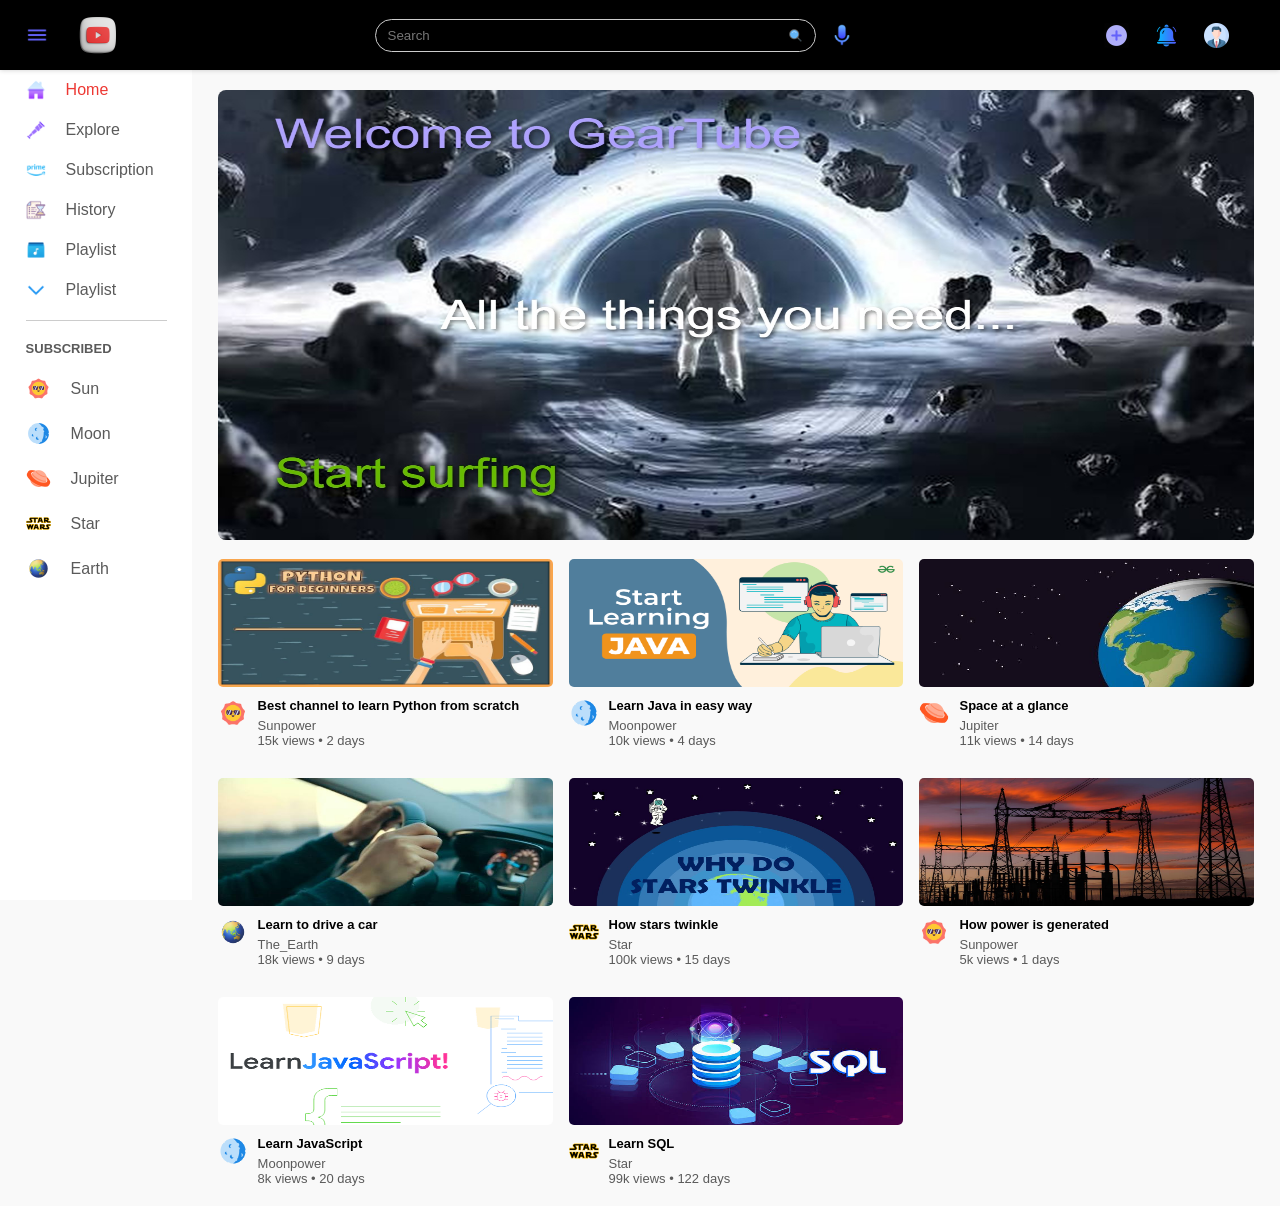
<file: index.html>
<!DOCTYPE html>
<html lang="en">
<head>
    <meta charset="UTF-8">
    <meta name="viewport" content="width=device-width, initial-scale=1.0">
    <title>GearTube</title>
    <link rel="stylesheet" href="style.css">
</head>
<body>
    <nav class="flex-div">
        <div class="nav-left flex-div">
            <img src="images/menu.png" class="menu-icon">
            <img src="images/icon.png" class="logo">

        </div>
        <div class="nav-middle flex-div">
            <div class="search-box flex-div">
                <input type="text" placeholder="Search">
                <img src="images/search.png">
            </div>
            <img src="images/mic.png" class="mic-icon">
        </div>
        <div class="nav-right flex-div">
            <img src="images/create.png">
            <img src="images/notification.png">
            <img src="images/profile.png">
            
        </div>
    </nav>
    <!-----sidebar------->
    <div class="sidebar">
        <div class="shortcut-links">
            <a href=""><img src="images/home.png"><p>Home</p></a>
            <a href=""><img src="images/explore.png"><p>Explore</p></a>
            <a href=""><img src="images/subscription.png"><p>Subscription</p></a>
            <a href=""><img src="images/history.png"><p>History</p></a>
            <a href=""><img src="images/playlist.png"><p>Playlist</p></a>
            <a href=""><img src="images/more.png"><p>Playlist</p></a>
            <hr>
        </div>
        <div class="subscribed-list">
            <h3>SUBSCRIBED</h3>
            <a href=""><img src="images/sun.png"><p>Sun</p></a>
            <a href=""><img src="images/moon.png"><p>Moon</p></a>
            <a href=""><img src="images/jupiter.png"><p>Jupiter</p></a>
            <a href=""><img src="images/star.png"><p>Star</p></a>
            <a href=""><img src="images/earth.png"><p>Earth</p></a>
        </div>
    </div>
<!-----------main------------------------->
<div class="container">
    <div class="banner">
        <img src="images/banner.jpg">
    </div>
    <div class="list-container">
        <div class="vid-list">
            <a href="play-video.html?v=1"><img src="images/thumbnail1.jpg" class="thumbnail"></a>
            <div class="flex-div">
                <img src="images/sun.png">
                <div class="vid-info">
                    <a href="play-video.html?v=1">Best channel to learn Python from scratch</a>
                    <p>Sunpower</p>
                    <p>15k views &bull; 2 days</p>
                </div>
            </div>
        </div>
        <div class="vid-list">
            <a href="play-video.html?v=2"><img src="images/thumbnail2.png" class="thumbnail"></a>
            <div class="flex-div">
                <img src="images/moon.png">
                <div class="vid-info">
                    <a href="play-video.html?v=2">Learn Java in easy way</a>
                    <p>Moonpower</p>
                    <p>10k views &bull; 4 days</p>
                </div>
            </div>
        </div>
        <div class="vid-list">
            <a href="play-video.html?v=3"><img src="images/thumbnail3.jpg" class="thumbnail"></a>
            <div class="flex-div">
                <img src="images/jupiter.png">
                <div class="vid-info">
                    <a href="play-video.html?v=3">Space at a glance</a>
                    <p>Jupiter</p>
                    <p>11k views &bull; 14 days</p>
                </div>
            </div>
        </div>
        <div class="vid-list">
            <a href="play-video.html?v=4"><img src="images/thumbnail4.jpg" class="thumbnail"></a>
            <div class="flex-div">
                <img src="images/earth.png">
                <div class="vid-info">
                    <a href="play-video.html?v=4">Learn to drive a car</a>
                    <p>The_Earth</p>
                    <p>18k views &bull; 9 days</p>
                </div>
            </div>
        </div>
        <div class="vid-list">
            <a href="play-video.html?v=5"><img src="images/thumbnail5.jpg" class="thumbnail"></a>
            <div class="flex-div">
                <img src="images/star.png">
                <div class="vid-info">
                    <a href="play-video.html?v=5">How stars twinkle</a>
                    <p>Star</p>
                    <p>100k views &bull; 15 days</p>
                </div>
            </div>
        </div>
        <div class="vid-list">
            <a href="play-video.html?v=6"><img src="images/thumbnail6.jpg" class="thumbnail"></a>
            <div class="flex-div">
                <img src="images/sun.png">
                <div class="vid-info">
                    <a href="play-video.html?v=6">How power is generated</a>
                    <p>Sunpower</p>
                    <p>5k views &bull; 1 days</p>
                </div>
            </div>
        </div>
        <div class="vid-list">
            <a href="play-video.html?v=7"><img src="images/thumbnail7.jpg" class="thumbnail"></a>
            <div class="flex-div">
                <img src="images/moon.png">
                <div class="vid-info">
                    <a href="play-video.html?v=7">Learn JavaScript</a>
                    <p>Moonpower</p>
                    <p>8k views &bull; 20 days</p>
                </div>
            </div>
        </div>
        <div class="vid-list">
            <a href="play-video.html?v=8"><img src="images/thumbnail8.jpg" class="thumbnail"></a>
            <div class="flex-div">
                <img src="images/star.png">
                <div class="vid-info">
                    <a href="play-video.html?v=8">Learn SQL</a>
                    <p>Star</p>
                    <p>99k views &bull; 122 days</p> 
                </div>
            </div>
        </div>
    </div>
</div>
<script src="script.js"></script>
</body>
</html>
</file>
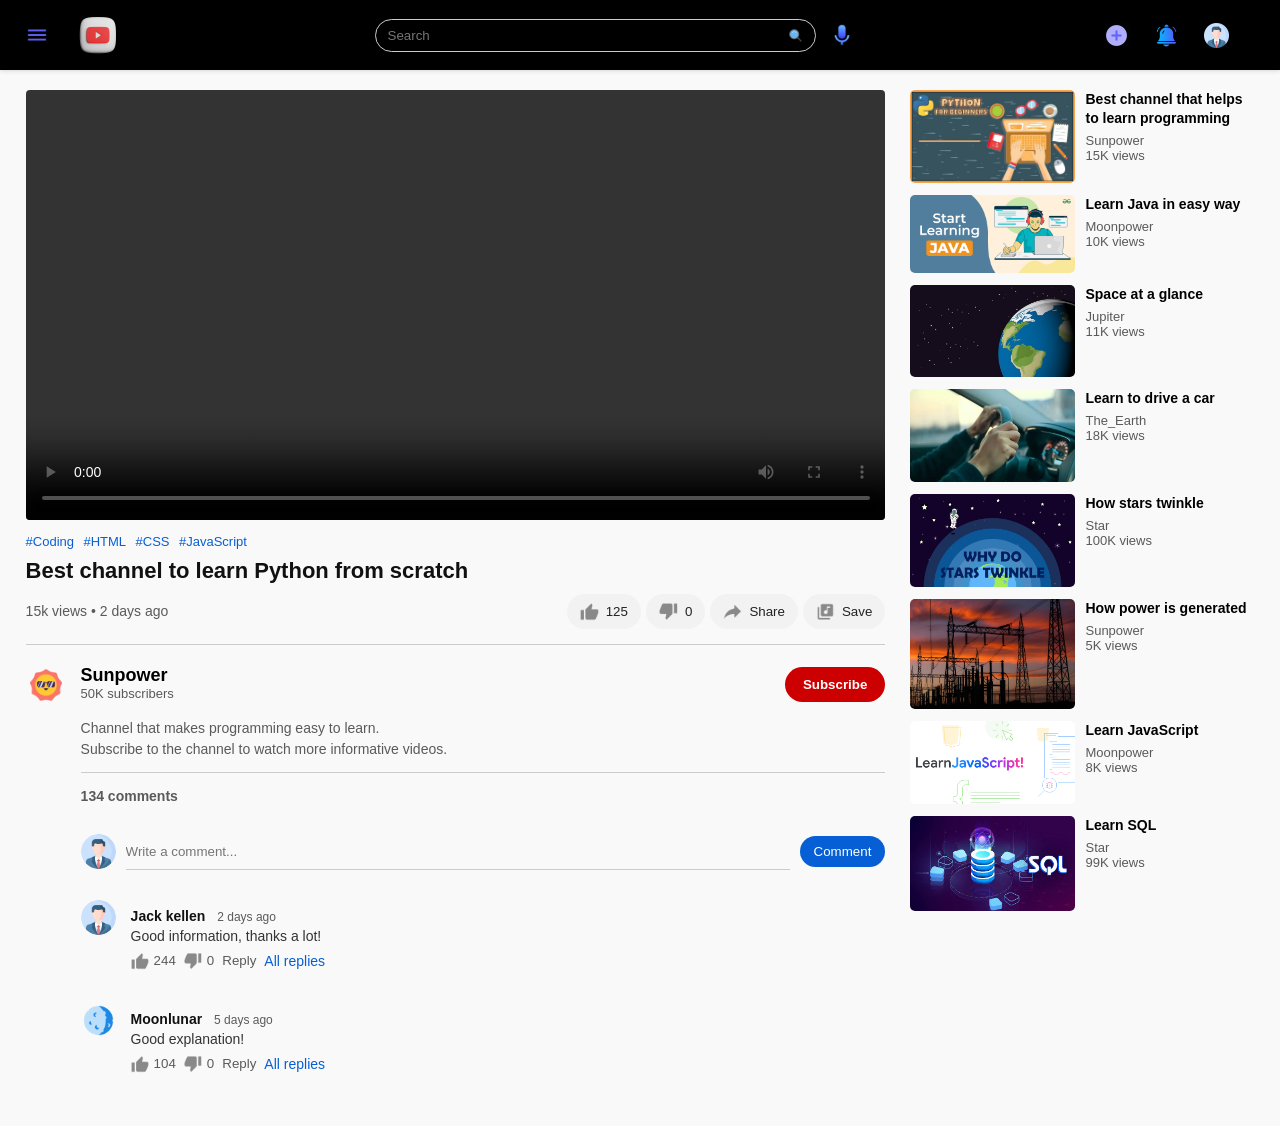
<file: play-video.html>
<!DOCTYPE html>
<html lang="en">

<head>
    <meta charset="UTF-8">
    <meta name="viewport" content="width=device-width, initial-scale=1.0">

    <title>Play Video - GearTube</title>

    <link rel="stylesheet" href="style.css">
</head>

<body>

    <!-- NAVIGATION BAR -->
    <nav class="flex-div">

        <div class="nav-left flex-div">
            <img src="images/menu.png" class="menu-icon">
            <img src="images/icon.png" class="logo">
        </div>

        <div class="nav-middle flex-div">

            <div class="search-box flex-div">
                <input type="text" placeholder="Search">
                <img src="images/search.png">
            </div>

            <img src="images/mic.png" class="mic-icon">

        </div>

        <div class="nav-right flex-div">
            <img src="images/create.png">
            <img src="images/notification.png">
            <img src="images/profile.png">
        </div>

    </nav>


    <!-- MAIN CONTENT -->

    <div class="container play-container">

        <div class="row">

            <!-- ================= MAIN VIDEO ================= -->

            <div class="play-video">

                <!-- The video source is filled in automatically by script.js.
                     To change a video file, edit the VIDEOS list at the top of script.js
                     (you do NOT need to change the src here). -->
                <video controls autoplay id="mainVideo">
                    <source id="videoSource" src="" type="video/mp4">
                    Your browser does not support the video tag.
                </video>


                <!-- TAGS -->

                <div class="tags">
                    <a href="#">#Coding</a>
                    <a href="#">#HTML</a>
                    <a href="#">#CSS</a>
                    <a href="#">#JavaScript</a>
                </div>


                <!-- VIDEO TITLE -->

                <h3 id="videoTitle">Best channel to learn Python</h3>


                <!-- VIEWS + ACTION BUTTONS -->

                <div class="play-video-info">

                    <p id="videoViews">1225 Views &bull; 2 days ago</p>

                    <div class="video-actions">

                        <button class="action-btn" id="likeBtn">
                            <img src="images/like.png">
                            <span id="likeCount">125</span>
                        </button>

                        <button class="action-btn" id="dislikeBtn">
                            <img src="images/dislike.png">
                            <span id="dislikeCount">0</span>
                        </button>

                        <button class="action-btn" id="shareBtn">
                            <img src="images/share.png">
                            <span>Share</span>
                        </button>

                        <button class="action-btn" id="saveBtn">
                            <img src="images/save.png">
                            <span id="saveText">Save</span>
                        </button>

                    </div>

                </div>


                <hr>


                <!-- CHANNEL INFORMATION -->

                <div class="publisher">

                    <img src="images/sun.png" id="channelIcon">

                    <div>
                        <p id="channelName">Sunpower</p>
                        <span>50K subscribers</span>
                    </div>

                    <button type="button" id="subscribeBtn">
                        Subscribe
                    </button>

                </div>


                <!-- DESCRIPTION -->

                <div class="vid-description">

                    <p>
                        Channel that makes programming easy to learn.
                    </p>

                    <p>
                        Subscribe to the channel to watch more informative videos.
                    </p>

                    <hr>

                    <!-- COMMENTS -->

                    <h4>
                        <span id="commentCount">134</span> comments
                    </h4>


                    <!-- ADD COMMENT -->

                    <div class="add-comment">

                        <img src="images/profile.png">

                        <input
                            type="text"
                            id="commentInput"
                            placeholder="Write a comment..."
                        >

                        <button id="commentBtn">
                            Comment
                        </button>

                    </div>


                    <!-- EXISTING COMMENT -->

                    <div class="old-comment">

                        <img src="images/profile.png">

                        <div>

                            <h3>
                                Jack kellen
                                <span>2 days ago</span>
                            </h3>

                            <p>
                                Good information, thanks a lot!
                            </p>

                            <div class="acomment-action">

                                <button class="comment-like">
                                    <img src="images/like.png">
                                    <span>244</span>
                                </button>

                                <button class="comment-dislike">
                                    <img src="images/dislike.png">
                                    <span>0</span>
                                </button>

                                <button class="reply-btn">
                                    Reply
                                </button>

                                <a href="#">All replies</a>

                            </div>

                        </div>

                    </div>


                    <!-- SECOND COMMENT -->

                    <div class="old-comment">

                        <img src="images/moon.png">

                        <div>

                            <h3>
                                Moonlunar
                                <span>5 days ago</span>
                            </h3>

                            <p>
                                Good explanation!
                            </p>

                            <div class="acomment-action">

                                <button class="comment-like">
                                    <img src="images/like.png">
                                    <span>104</span>
                                </button>

                                <button class="comment-dislike">
                                    <img src="images/dislike.png">
                                    <span>0</span>
                                </button>

                                <button class="reply-btn">
                                    Reply
                                </button>

                                <a href="#">All replies</a>

                            </div>

                        </div>

                    </div>

                </div>

            </div>


            <!-- ================= SUGGESTED VIDEOS ================= -->

            <div class="right-sidebar">

                <div class="side-video-list">

                    <a href="play-video.html?v=1" class="small-thumbnail">
                        <img src="images/thumbnail1.jpg">
                    </a>

                    <div class="vid-info">
                        <a href="play-video.html?v=1">
                            Best channel that helps to learn programming
                        </a>
                        <p>Sunpower</p>
                        <p>15K views</p>
                    </div>

                </div>


                <div class="side-video-list">

                    <a href="play-video.html?v=2" class="small-thumbnail">
                        <img src="images/thumbnail2.png">
                    </a>

                    <div class="vid-info">
                        <a href="play-video.html?v=2">Learn Java in easy way</a>
                        <p>Moonpower</p>
                        <p>10K views</p>
                    </div>

                </div>


                <div class="side-video-list">

                    <a href="play-video.html?v=3" class="small-thumbnail">
                        <img src="images/thumbnail3.jpg">
                    </a>

                    <div class="vid-info">
                        <a href="play-video.html?v=3">Space at a glance</a>
                        <p>Jupiter</p>
                        <p>11K views</p>
                    </div>

                </div>


                <div class="side-video-list">

                    <a href="play-video.html?v=4" class="small-thumbnail">
                        <img src="images/thumbnail4.jpg">
                    </a>

                    <div class="vid-info">
                        <a href="play-video.html?v=4">Learn to drive a car</a>
                        <p>The_Earth</p>
                        <p>18K views</p>
                    </div>

                </div>


                <div class="side-video-list">

                    <a href="play-video.html?v=5" class="small-thumbnail">
                        <img src="images/thumbnail5.jpg">
                    </a>

                    <div class="vid-info">
                        <a href="play-video.html?v=5">How stars twinkle</a>
                        <p>Star</p>
                        <p>100K views</p>
                    </div>

                </div>


                <div class="side-video-list">

                    <a href="play-video.html?v=6" class="small-thumbnail">
                        <img src="images/thumbnail6.jpg">
                    </a>

                    <div class="vid-info">
                        <a href="play-video.html?v=6">How power is generated</a>
                        <p>Sunpower</p>
                        <p>5K views</p>
                    </div>

                </div>


                <div class="side-video-list">

                    <a href="play-video.html?v=7" class="small-thumbnail">
                        <img src="images/thumbnail7.jpg">
                    </a>

                    <div class="vid-info">
                        <a href="play-video.html?v=7">Learn JavaScript</a>
                        <p>Moonpower</p>
                        <p>8K views</p>
                    </div>

                </div>


                <div class="side-video-list">

                    <a href="play-video.html?v=8" class="small-thumbnail">
                        <img src="images/thumbnail8.jpg">
                    </a>

                    <div class="vid-info">
                        <a href="play-video.html?v=8">Learn SQL</a>
                        <p>Star</p>
                        <p>99K views</p>
                    </div>

                </div>

            </div>

        </div>

    </div>


    <script src="script.js"></script>

</body>

</html>
</file>
<file: style.css>
* {
    margin: 0;
    padding: 0;
    font-family: 'Poppins', sans-serif;
    box-sizing: border-box;
}

a {
    text-decoration: none;
    color: #5a5a5a;
}

img {
    cursor: pointer;
}

button {
    font-family: inherit;
}

.flex-div {
    display: flex;
    align-items: center;
}


/* ================= NAVBAR ================= */

nav {
    padding: 10px 2%;
    justify-content: space-between;
    box-shadow: 0 0 5px rgba(0, 0, 0, 0.2);
    background: black;
    position: sticky;
    top: 0;
    z-index: 10;
}

.nav-right img {
    width: 25px;
    margin-right: 25px;
}

.nav-right .user-icon {
    width: 35px;
    border-radius: 50%;
    margin-right: 0;
}

.nav-left .menu-icon {
    width: 22px;
    margin-right: 25px;
}

.nav-left .logo {
    width: 50px;
}

.nav-middle .mic-icon {
    width: 22px;
}

.nav-middle .search-box {
    border: 1px solid #ccc;
    margin-right: 15px;
    padding: 8px 12px;
    border-radius: 25px;
}

.nav-middle .search-box input {
    width: 400px;
    border: 0;
    outline: 0;
    background: transparent;
    color: white;
}

.nav-middle .search-box img {
    width: 15px;
}


/* ================= SIDEBAR ================= */

.sidebar {
    background: #fff;
    width: 15%;
    height: 100vh;
    position: fixed;
    top: 0;
    padding-left: 2%;
    padding-top: 80px;
}

.shortcut-links a img {
    width: 20px;
    margin-right: 20px;
}

.shortcut-links a {
    display: flex;
    align-items: center;
    margin-bottom: 20px;
    width: fit-content;
    flex-wrap: wrap;
}

.shortcut-links a:first-child {
    color: #ed3833;
}

.sidebar hr {
    border: 0;
    height: 1px;
    background: #ccc;
    width: 85%;
}

.subscribed-list h3 {
    font-size: 13px;
    margin: 20px 0;
    color: #5a5a5a;
}

.subscribed-list a {
    display: flex;
    align-items: center;
    margin-bottom: 20px;
    width: fit-content;
    flex-wrap: wrap;
}

.subscribed-list a img {
    width: 25px;
    border-radius: 50%;
    margin-right: 20px;
}

.small-sidebar {
    width: 5%;
}

.small-sidebar a p {
    display: none;
}

.small-sidebar h3 {
    display: none;
}

.small-sidebar hr {
    width: 50%;
    margin-bottom: 25px;
}


/* ================= MAIN PAGE ================= */

.container {
    background-color: #f9f9f9;
    padding-left: 17%;
    padding-right: 2%;
    padding-top: 20px;
    padding-bottom: 20px;
}

.large-container {
    padding-left: 7%;
}

.banner {
    width: 100%;
}

.banner img {
    width: 100%;
    height: 450px;
    border-radius: 8px;
}

.list-container {
    display: grid;
    grid-template-columns: repeat(auto-fit, minmax(250px, 1fr));
    grid-column-gap: 16px;
    grid-row-gap: 30px;
    margin-top: 15px;
}

.vid-list .thumbnail {
    width: 100%;
    border-radius: 5px;
}

.vid-list .flex-div {
    align-items: flex-start;
    margin-top: 7px;
}

.vid-list .flex-div img {
    width: 30px;
    margin-right: 10px;
    border-radius: 50%;
}

.vid-info {
    color: #5a5a5a;
    font-size: 13px;
}

.vid-info a {
    color: #000;
    font-weight: 600;
    display: block;
    margin-bottom: 5px;
}

.thumbnail {
    width: 128px;
    height: 128px;
}


/* ================================================= */
/* ================= VIDEO PAGE ==================== */
/* ================================================= */

.play-container {
    padding-left: 2%;
    padding-right: 2%;
}


/* MAIN VIDEO + SIDEBAR */

.row {
    display: flex;

    /* IMPORTANT FIX:
       prevents the entire video section from
       being pushed to the right */
    justify-content: space-between;

    align-items: flex-start;
    gap: 25px;

    flex-wrap: nowrap;
}


/* MAIN VIDEO */

.play-video {
    flex: 1 1 70%;
    min-width: 0;
}


/* VIDEO */

.play-video video {
    width: 100%;
    display: block;
    border-radius: 4px;
}


/* SUGGESTED VIDEO SIDEBAR */

.right-sidebar {
    flex: 0 0 28%;

    /* Removed the old 50px margin-left.
       gap from .row controls spacing now. */

    margin-left: 0;
}


/* SUGGESTED VIDEO */

.side-video-list {
    display: flex;
    gap: 10px;
    margin-bottom: 12px;
}

.side-video-list img {
    width: 100%;
    display: block;
    border-radius: 5px;
}

.side-video-list .small-thumbnail {
    flex: 0 0 48%;
}

.side-video-list .vid-info {
    flex: 1;
    min-width: 0;
}

.side-video-list .vid-info a {
    font-size: 14px;
    line-height: 19px;
}


/* TAGS */

.play-video .tags {
    margin-top: 12px;
}

.play-video .tags a {
    color: #065fd4;
    font-size: 13px;
    margin-right: 5px;
}


/* VIDEO TITLE */

.play-video h3 {
    font-weight: 600;
    font-size: 22px;
    margin-top: 8px;
    color: #111;
}


/* VIEWS + ACTIONS */

.play-video .play-video-info {
    display: flex;
    align-items: center;
    justify-content: space-between;

    flex-wrap: wrap;

    margin-top: 10px;

    font-size: 14px;
    color: #5a5a5a;
}


/* ACTION BUTTON CONTAINER */

.video-actions {
    display: flex;
    align-items: center;
    gap: 5px;
}


/* LIKE / DISLIKE / SHARE / SAVE BUTTON */

.action-btn {
    display: flex;
    align-items: center;
    gap: 7px;

    border: none;
    background: #f2f2f2;

    padding: 8px 13px;

    border-radius: 20px;

    cursor: pointer;

    color: #222;

    transition: background 0.2s ease;
}

.action-btn:hover {
    background: #e5e5e5;
}

.action-btn img {
    width: 19px !important;
    height: 19px;
    margin: 0 !important;
}

.action-btn.active {
    background: #d9eaff;
    color: #065fd4;
}


/* HR */

.play-video hr {
    border: 0;
    height: 1px;
    background: #ccc;
    margin: 15px 0;
}


/* ================= PUBLISHER ================= */

.publisher {
    display: flex;
    align-items: center;
    margin-top: 20px;
}

.publisher div {
    flex: 1;
    line-height: 18px;
}

.publisher > img {
    width: 40px;
    height: 40px;
    object-fit: cover;
    border-radius: 50%;
    margin-right: 15px;
}

.publisher div p {
    color: #000;
    font-weight: 600;
    font-size: 18px;
}

.publisher div span {
    font-size: 13px;
    color: #5a5a5a;
}


/* SUBSCRIBE BUTTON */

.publisher button {
    background: #cc0000;
    color: #fff;

    padding: 10px 18px;

    border: 0;
    outline: 0;

    border-radius: 20px;

    cursor: pointer;

    font-weight: 600;

    transition: 0.2s;
}

.publisher button:hover {
    background: #a90000;
}

.publisher button.subscribed {
    background: #eeeeee;
    color: #333;
}


/* ================= DESCRIPTION ================= */

.vid-description {
    padding-left: 55px;
    margin: 15px 0;
}

.vid-description p {
    font-size: 14px;
    margin-bottom: 5px;
    color: #5a5a5a;
}

.vid-description h4 {
    font-size: 14px;
    color: #5a5a5a;
    margin-top: 15px;
}


/* ================= ADD COMMENT ================= */

.add-comment {
    display: flex;
    align-items: center;
    margin: 30px 0;
    gap: 10px;
}

.add-comment img {
    width: 35px;
    height: 35px;
    border-radius: 50%;
}

.add-comment input {
    border: 0;
    outline: 0;

    border-bottom: 1px solid #ccc;

    width: 100%;

    padding: 10px 0;

    background: transparent;
}

.add-comment button {
    border: none;
    background: #065fd4;
    color: white;

    padding: 8px 14px;

    border-radius: 18px;

    cursor: pointer;

    white-space: nowrap;
}


/* ================= COMMENTS ================= */

.old-comment {
    display: flex;
    align-items: flex-start;
    margin: 25px 0;
}

.old-comment > img {
    width: 35px;
    height: 35px;
    border-radius: 50%;
    margin-right: 15px;
}

.old-comment h3 {
    font-size: 14px;
    margin-bottom: 4px;
}

.old-comment h3 span {
    font-size: 12px;
    color: #5a5a5a;
    font-weight: 500;
    margin-left: 8px;
}

.old-comment p {
    color: #333;
}


/* COMMENT ACTIONS */

.old-comment .acomment-action {
    display: flex;
    align-items: center;

    margin: 8px 0;

    font-size: 14px;

    gap: 8px;
}

.comment-like,
.comment-dislike,
.reply-btn {
    border: none;
    background: transparent;

    display: flex;
    align-items: center;

    gap: 5px;

    cursor: pointer;

    color: #5a5a5a;
}

.old-comment .acomment-action img {
    width: 18px;
    height: 18px;
    margin: 0;
}

.old-comment .acomment-action a {
    color: #065fd4;
}


/* ================= MOBILE ================= */

@media (max-width: 900px) {

    .menu-icon {
        display: none;
    }

    .sidebar {
        display: none;
    }

    .container,
    .large-container {
        padding-left: 5%;
        padding-right: 5%;
    }

    .nav-right img {
        display: none;
    }

    .nav-middle .search-box input {
        width: 100px;
    }

    .nav-middle .mic-icon {
        display: none;
    }


    /* VIDEO PAGE */

    .row {
        flex-direction: column;
        gap: 25px;
    }

    .play-video {
        flex-basis: 100%;
        width: 100%;
    }

    .right-sidebar {
        flex-basis: 100%;
        width: 100%;
    }

    .play-container {
        padding-left: 5%;
        padding-right: 5%;
    }

    .vid-description {
        padding-left: 0;
    }

    .video-actions {
        margin-top: 10px;
    }

    .play-video .play-video-info a {
        margin-left: 0;
        margin-right: 15px;
        margin-top: 15px;
    }

}
</file>
